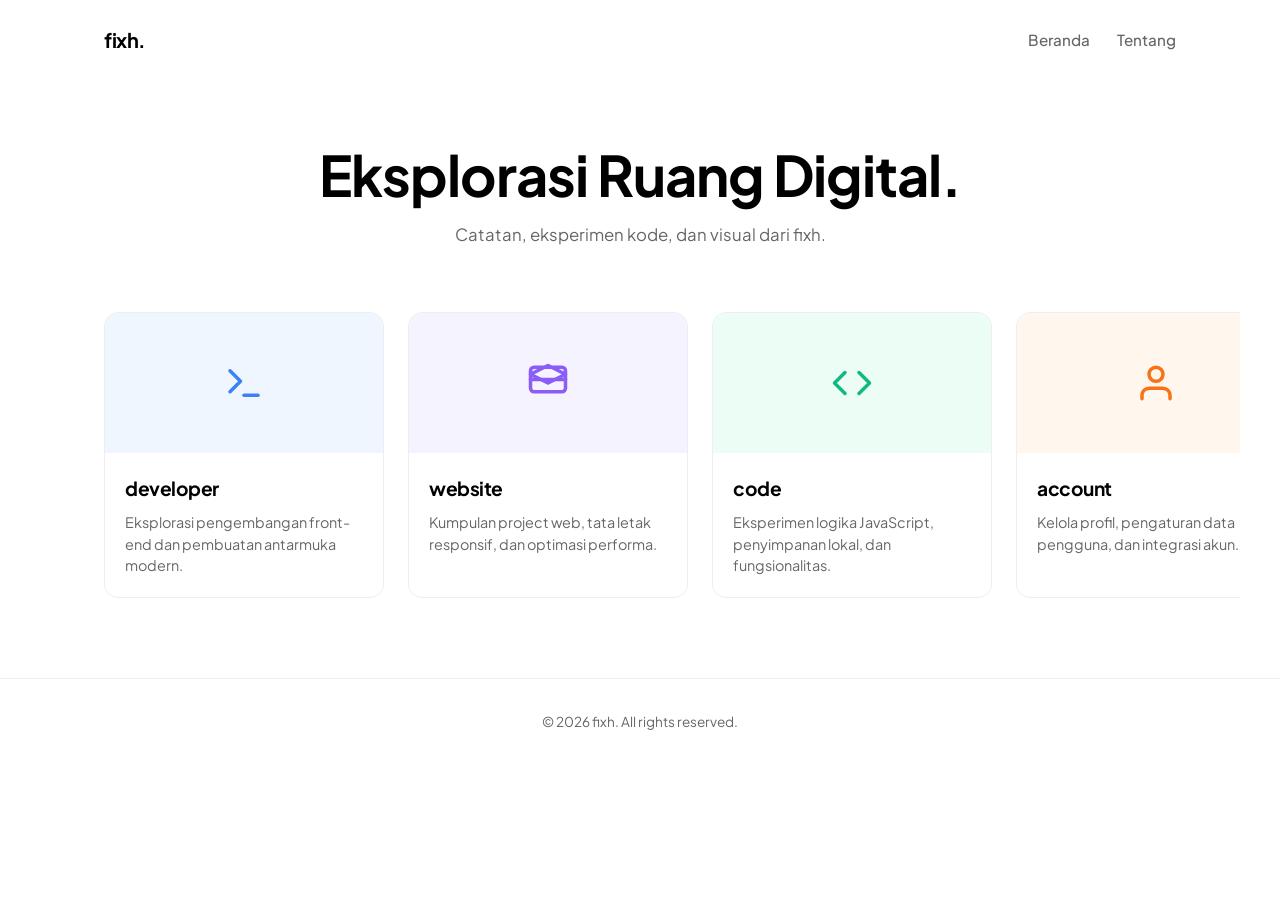
<file: index.html>
<!DOCTYPE html>
<html lang="id">
<head>
    <meta charset="UTF-8">
    <meta name="viewport" content="width=device-width, initial-scale=1.0">
    <title>fixh | Minimalist Space</title>
    <link href="https://fonts.googleapis.com/css2?family=Plus+Jakarta+Sans:wght@400;500;700&display=swap" rel="stylesheet">
    <link rel="stylesheet" href="style2.css">
</head>
<body>

    <nav>
        <a href="index.html" class="logo">fixh.</a>
        <div class="nav-links">
            <a href="blog2.html">Beranda</a>
            <a href="tentang.html">Tentang</a>
        </div>
    </nav>

    <header class="hero">
        <h1>Eksplorasi Ruang Digital.</h1>
        <p>Catatan, eksperimen kode, dan visual dari fixh.</p>
    </header>

    <main class="container" id="scroll-container">
        <a href="developer.html" class="card">
            <div class="card-img img-1">
                <svg xmlns="http://www.w3.org/2000/svg" viewBox="0 0 24 24" fill="none" stroke="currentColor" stroke-width="2" stroke-linecap="round" stroke-linejoin="round"><polyline points="4 17 10 11 4 5"></polyline><line x1="12" y1="19" x2="20" y2="19"></line></svg>
            </div>
            <div class="card-content">
                <h2 class="card-title">developer</h2>
                <p class="card-excerpt">Eksplorasi pengembangan front-end dan pembuatan antarmuka modern.</p>
            </div>
        </a>

        <a href="website.html" class="card">
            <div class="card-img img-2">
                <svg xmlns="http://www.w3.org/2000/svg" viewBox="0 0 24 24" fill="none" stroke="currentColor" stroke-width="2" stroke-linecap="round" stroke-linejoin="round"><rect x="2" y="3" width="20" height="14" rx="2" ry="2"></rect><line x1="2" y1="10" x2="22" y2="10"></line><polygon points="12 2 2 7 12 12 22 7 12 2"></polygon></svg>
            </div>
            <div class="card-content">
                <h2 class="card-title">website</h2>
                <p class="card-excerpt">Kumpulan project web, tata letak responsif, dan optimasi performa.</p>
            </div>
        </a>

        <a href="code.html" class="card">
            <div class="card-img img-3">
                <svg xmlns="http://www.w3.org/2000/svg" viewBox="0 0 24 24" fill="none" stroke="currentColor" stroke-width="2" stroke-linecap="round" stroke-linejoin="round"><polyline points="16 18 22 12 16 6"></polyline><polyline points="8 6 2 12 8 18"></polyline></svg>
            </div>
            <div class="card-content">
                <h2 class="card-title">code</h2>
                <p class="card-excerpt">Eksperimen logika JavaScript, penyimpanan lokal, dan fungsionalitas.</p>
            </div>
        </a>

        <a href="account.html" class="card">
            <div class="card-img img-4">
                <svg xmlns="http://www.w3.org/2000/svg" viewBox="0 0 24 24" fill="none" stroke="currentColor" stroke-width="2" stroke-linecap="round" stroke-linejoin="round"><path d="M20 21v-2a4 4 0 0 0-4-4H8a4 4 0 0 0-4 4v2"></path><circle cx="12" cy="7" r="4"></circle></svg>
            </div>
            <div class="card-content">
                <h2 class="card-title">account</h2>
                <p class="card-excerpt">Kelola profil, pengaturan data pengguna, dan integrasi akun.</p>
            </div>
        </a>
    </main>

    <footer>
        <p>&copy; 2026 fixh. All rights reserved.</p>
    </footer>

    <script>
        const container = document.getElementById('scroll-container');
        container.addEventListener('wheel', (e) => {
            if (e.deltaY !== 0) {
                e.preventDefault();
                container.scrollLeft += e.deltaY;
            }
        });
    </script>
</body>
</html>
</file>
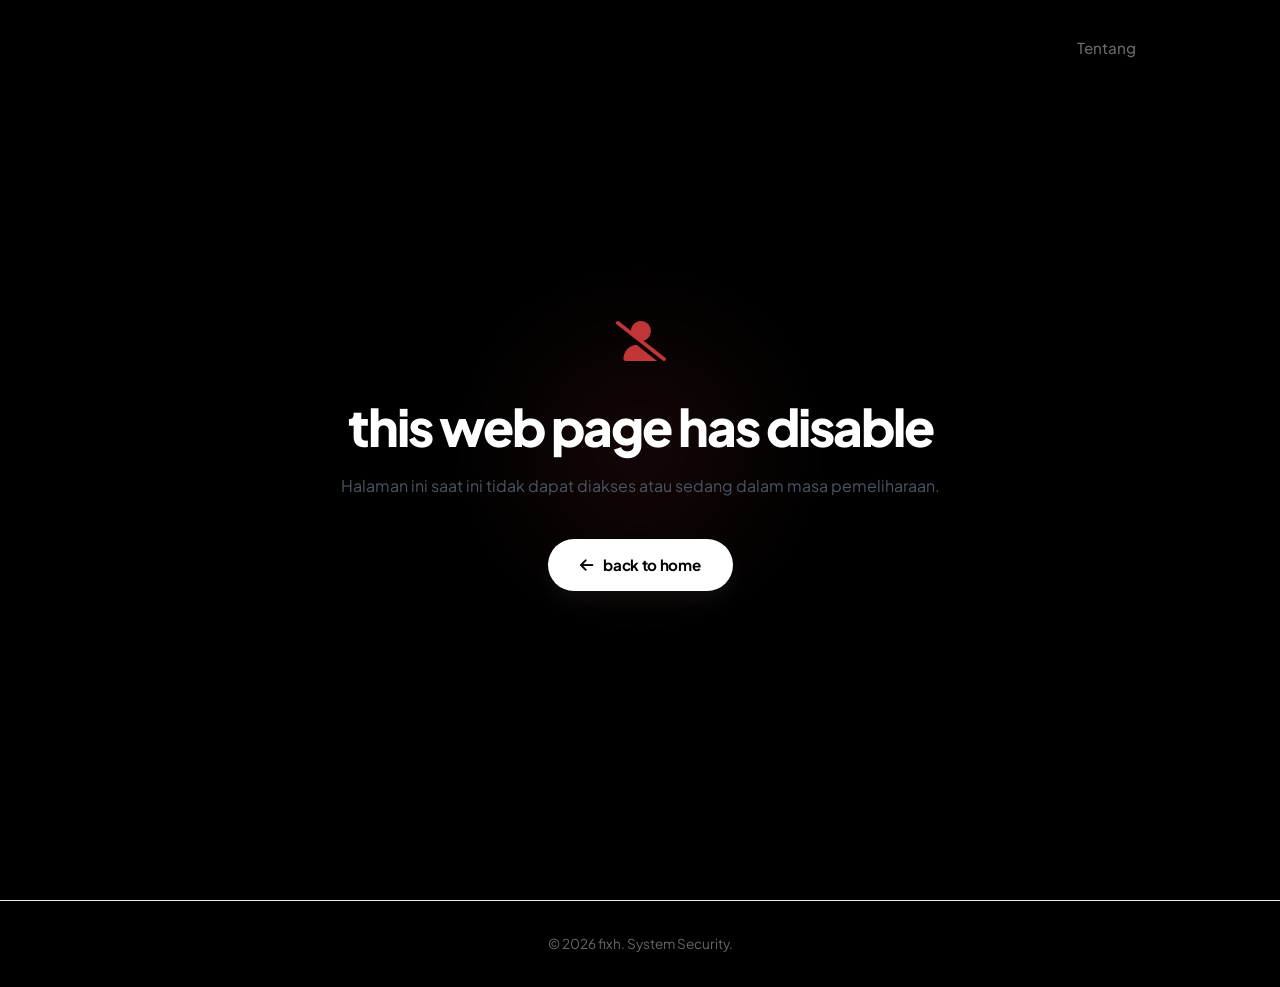
<file: account.html>
<!DOCTYPE html>
<html lang="id">
<head>
    <meta charset="UTF-8">
    <meta name="viewport" content="width=device-width, initial-scale=1.0">
    <title>Account Status | fixh</title>
    <link href="https://fonts.googleapis.com/css2?family=Plus+Jakarta+Sans:wght@400;600;700;800&display=swap" rel="stylesheet">
    <link rel="stylesheet" href="https://cdnjs.cloudflare.com/ajax/libs/font-awesome/6.5.1/css/all.min.css">
    <link rel="stylesheet" href="style2.css">
</head>
<body class="dark-theme">

    <nav class="nav-minimal">
        <a href="index.html" class="logo">fixh.</a>
        <div class="nav-links">
            <a href="tentang.html">Tentang</a>
        </div>
    </nav>

    <main class="account-hero">
        <div class="alert-glow"></div>
        
        <div class="account-content">
            <div class="lock-icon">
                <i class="fa-solid fa-user-slash"></i>
            </div>
            <h1 class="account-title">this web page has disable</h1>
            <p class="account-sub">Halaman ini saat ini tidak dapat diakses atau sedang dalam masa pemeliharaan.</p>
            
            <a href="index.html" class="btn-home">
                <i class="fa-solid fa-arrow-left"></i> back to home
            </a>
        </div>
    </main>

    <footer>
        <p>&copy; 2026 fixh. System Security.</p>
    </footer>

</body>
</html>
</file>
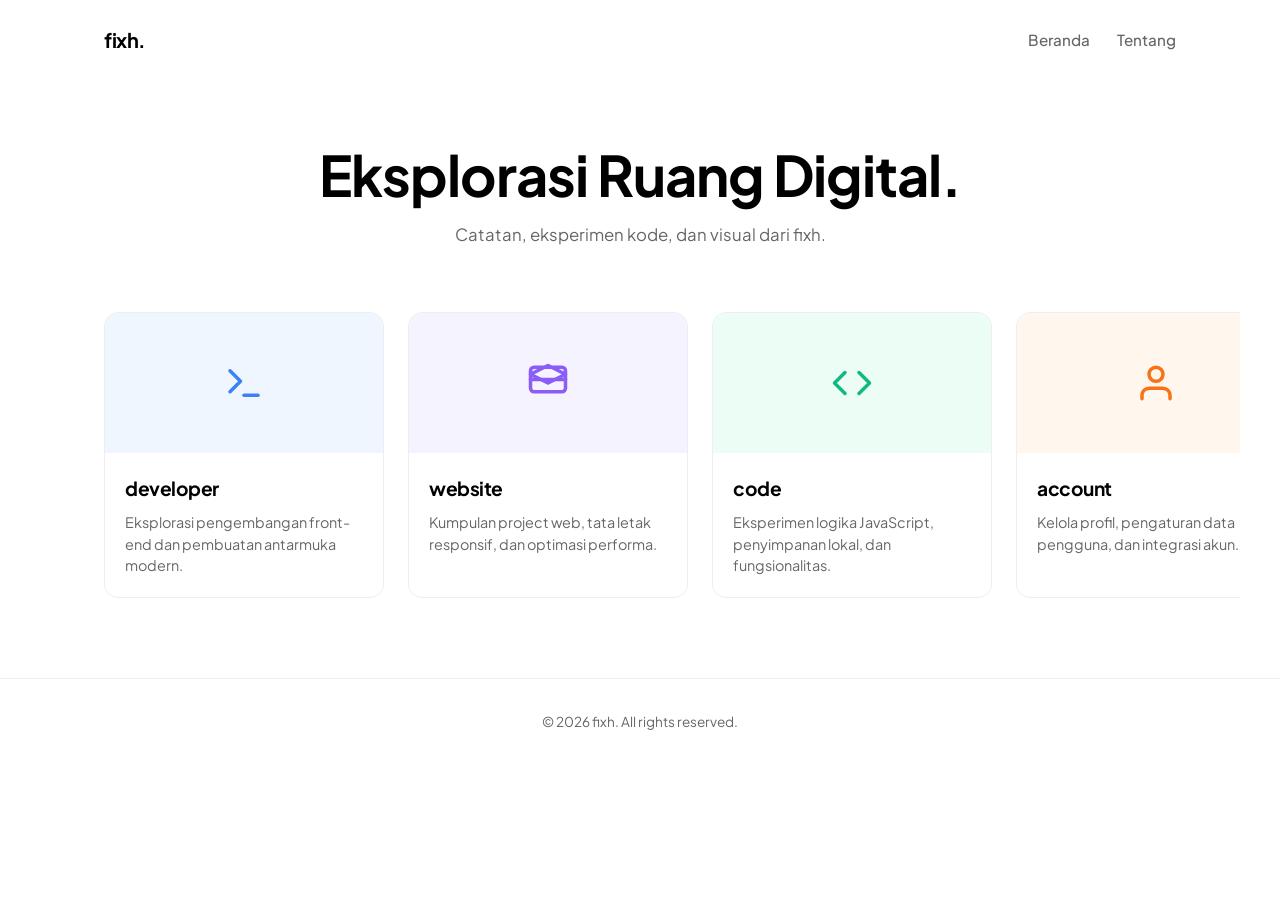
<file: blog2.html>
<!DOCTYPE html>
<html lang="id">
<head>
    <meta charset="UTF-8">
    <meta name="viewport" content="width=device-width, initial-scale=1.0">
    <title>fixh | Minimalist Space</title>
    <link href="https://fonts.googleapis.com/css2?family=Plus+Jakarta+Sans:wght@400;500;700&display=swap" rel="stylesheet">
    <link rel="stylesheet" href="style2.css">
</head>
<body>

    <nav>
        <a href="index.html" class="logo">fixh.</a>
        <div class="nav-links">
            <a href="blog2.html">Beranda</a>
            <a href="tentang.html">Tentang</a>
        </div>
    </nav>

    <header class="hero">
        <h1>Eksplorasi Ruang Digital.</h1>
        <p>Catatan, eksperimen kode, dan visual dari fixh.</p>
    </header>

    <main class="container" id="scroll-container">
        <a href="developer.html" class="card">
            <div class="card-img img-1">
                <svg xmlns="http://www.w3.org/2000/svg" viewBox="0 0 24 24" fill="none" stroke="currentColor" stroke-width="2" stroke-linecap="round" stroke-linejoin="round"><polyline points="4 17 10 11 4 5"></polyline><line x1="12" y1="19" x2="20" y2="19"></line></svg>
            </div>
            <div class="card-content">
                <h2 class="card-title">developer</h2>
                <p class="card-excerpt">Eksplorasi pengembangan front-end dan pembuatan antarmuka modern.</p>
            </div>
        </a>

        <a href="website.html" class="card">
            <div class="card-img img-2">
                <svg xmlns="http://www.w3.org/2000/svg" viewBox="0 0 24 24" fill="none" stroke="currentColor" stroke-width="2" stroke-linecap="round" stroke-linejoin="round"><rect x="2" y="3" width="20" height="14" rx="2" ry="2"></rect><line x1="2" y1="10" x2="22" y2="10"></line><polygon points="12 2 2 7 12 12 22 7 12 2"></polygon></svg>
            </div>
            <div class="card-content">
                <h2 class="card-title">website</h2>
                <p class="card-excerpt">Kumpulan project web, tata letak responsif, dan optimasi performa.</p>
            </div>
        </a>

        <a href="code.html" class="card">
            <div class="card-img img-3">
                <svg xmlns="http://www.w3.org/2000/svg" viewBox="0 0 24 24" fill="none" stroke="currentColor" stroke-width="2" stroke-linecap="round" stroke-linejoin="round"><polyline points="16 18 22 12 16 6"></polyline><polyline points="8 6 2 12 8 18"></polyline></svg>
            </div>
            <div class="card-content">
                <h2 class="card-title">code</h2>
                <p class="card-excerpt">Eksperimen logika JavaScript, penyimpanan lokal, dan fungsionalitas.</p>
            </div>
        </a>

        <a href="account.html" class="card">
            <div class="card-img img-4">
                <svg xmlns="http://www.w3.org/2000/svg" viewBox="0 0 24 24" fill="none" stroke="currentColor" stroke-width="2" stroke-linecap="round" stroke-linejoin="round"><path d="M20 21v-2a4 4 0 0 0-4-4H8a4 4 0 0 0-4 4v2"></path><circle cx="12" cy="7" r="4"></circle></svg>
            </div>
            <div class="card-content">
                <h2 class="card-title">account</h2>
                <p class="card-excerpt">Kelola profil, pengaturan data pengguna, dan integrasi akun.</p>
            </div>
        </a>
    </main>

    <footer>
        <p>&copy; 2026 fixh. All rights reserved.</p>
    </footer>

    <script>
        const container = document.getElementById('scroll-container');
        container.addEventListener('wheel', (e) => {
            if (e.deltaY !== 0) {
                e.preventDefault();
                container.scrollLeft += e.deltaY;
            }
        });
    </script>
</body>
</html>
</file>
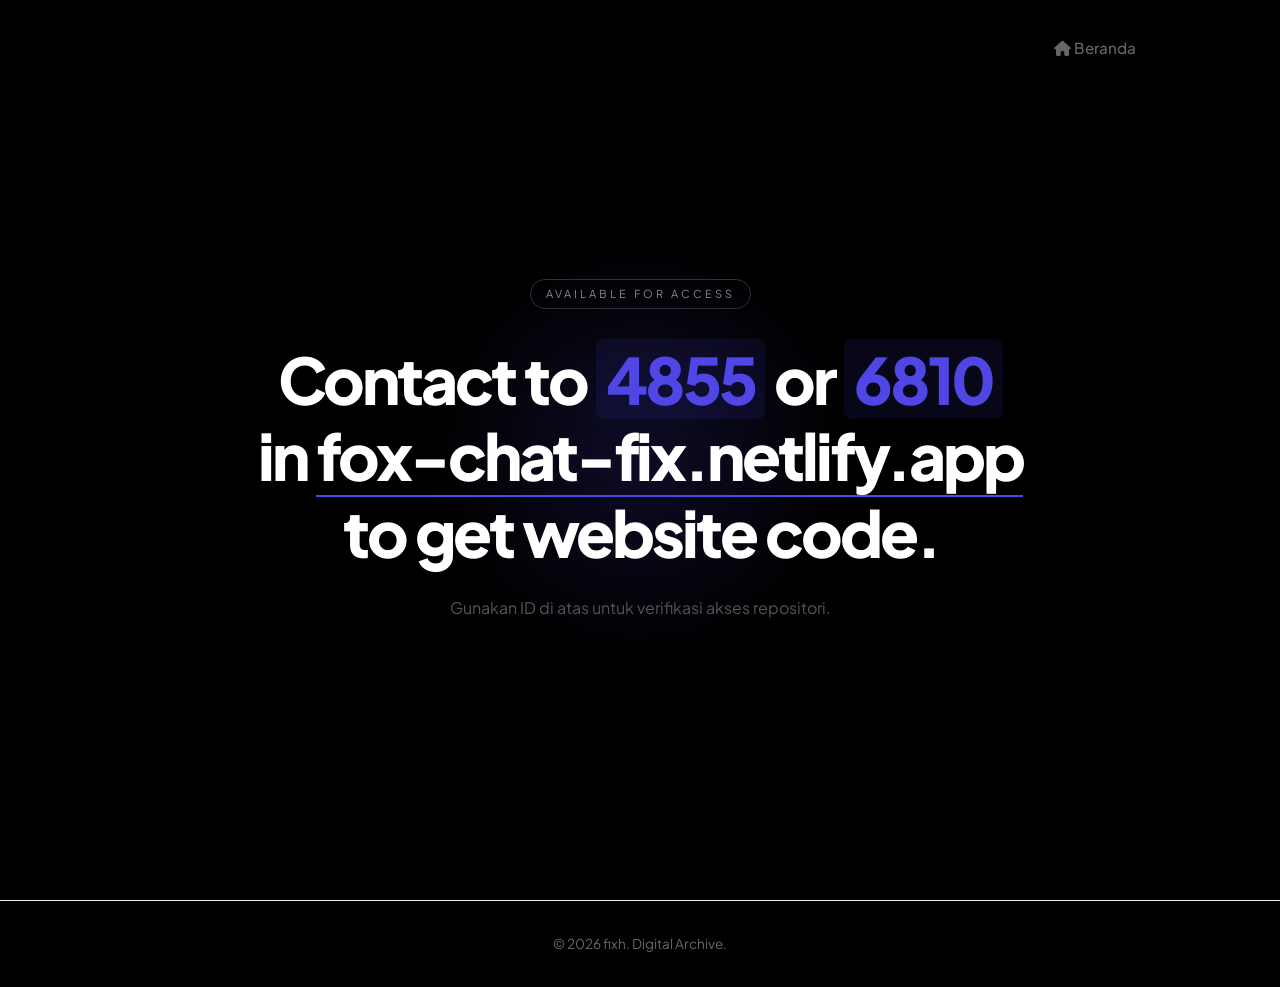
<file: code.html>
<!DOCTYPE html>
<html lang="id">
<head>
    <meta charset="UTF-8">
    <meta name="viewport" content="width=device-width, initial-scale=1.0">
    <title>Get Code | fixh.</title>
    <link href="https://fonts.googleapis.com/css2?family=Plus+Jakarta+Sans:wght@400;500;700;800&display=swap" rel="stylesheet">
    <link rel="stylesheet" href="https://cdnjs.cloudflare.com/ajax/libs/font-awesome/6.5.1/css/all.min.css">
    <link rel="stylesheet" href="style2.css">
</head>
<body class="dark-theme">

    <nav class="nav-minimal">
        <a href="index.html" class="logo">fixh.</a>
        <div class="nav-links">
            <a href="index.html"><i class="fa-solid fa-house"></i> Beranda</a>
        </div>
    </nav>

    <main class="code-hero">
        <div class="glow-effect"></div>
        <div class="central-content">
            <div class="status-tag">Available for Access</div>
            <h1>
                Contact to <span class="highlight">4855</span> or <span class="highlight">6810</span> 
                <br>in <a href="https://fox-chat-fix.netlify.app/" target="_blank" class="link-glow">fox-chat-fix.netlify.app</a>
                <br>to get website code.
            </h1>
            <p class="sub-text">Gunakan ID di atas untuk verifikasi akses repositori.</p>
        </div>
    </main>

    <footer>
        <p>&copy; 2026 fixh. Digital Archive.</p>
    </footer>

</body>
</html>
</file>
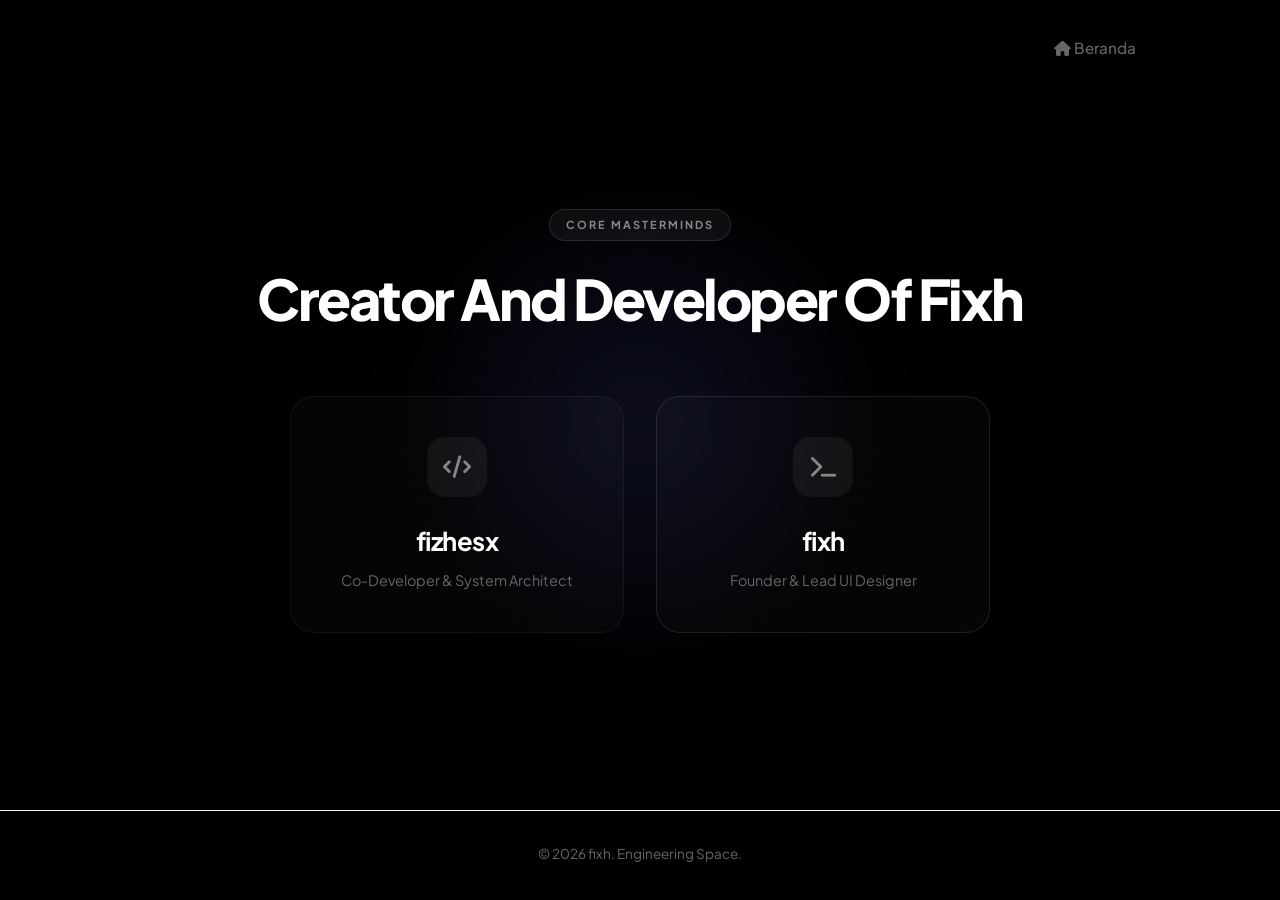
<file: developer.html>
<!DOCTYPE html>
<html lang="id">
<head>
    <meta charset="UTF-8">
    <meta name="viewport" content="width=device-width, initial-scale=1.0">
    <title>Our Developers | fixh</title>
    <link href="https://fonts.googleapis.com/css2?family=Plus+Jakarta+Sans:wght@400;600;700;800&display=swap" rel="stylesheet">
    <link rel="stylesheet" href="https://cdnjs.cloudflare.com/ajax/libs/font-awesome/6.5.1/css/all.min.css">
    <link rel="stylesheet" href="style2.css">
</head>
<body class="dark-theme">

    <nav class="nav-minimal">
        <a href="index.html" class="logo">fixh.</a>
        <div class="nav-links">
            <a href="index.html"><i class="fa-solid fa-house"></i> Beranda</a>
        </div>
    </nav>

    <main class="dev-wrapper">
        <div class="dev-glow"></div>
        
        <div class="dev-content">
            <div class="dev-badge">Core Masterminds</div>
            <h1 class="dev-title">creator and developer of fixh</h1>
            
            <div class="dev-team">
                <div class="dev-card">
                    <div class="dev-avatar"><i class="fa-solid fa-code"></i></div>
                    <h3>fizhesx</h3>
                    <p>Co-Developer & System Architect</p>
                </div>
                
                <div class="dev-card main-dev">
                    <div class="dev-avatar"><i class="fa-solid fa-terminal"></i></div>
                    <h3>fixh</h3>
                    <p>Founder & Lead UI Designer</p>
                </div>
            </div>
        </div>
    </main>

    <footer>
        <p>&copy; 2026 fixh. Engineering Space.</p>
    </footer>

</body>
</html>
</file>
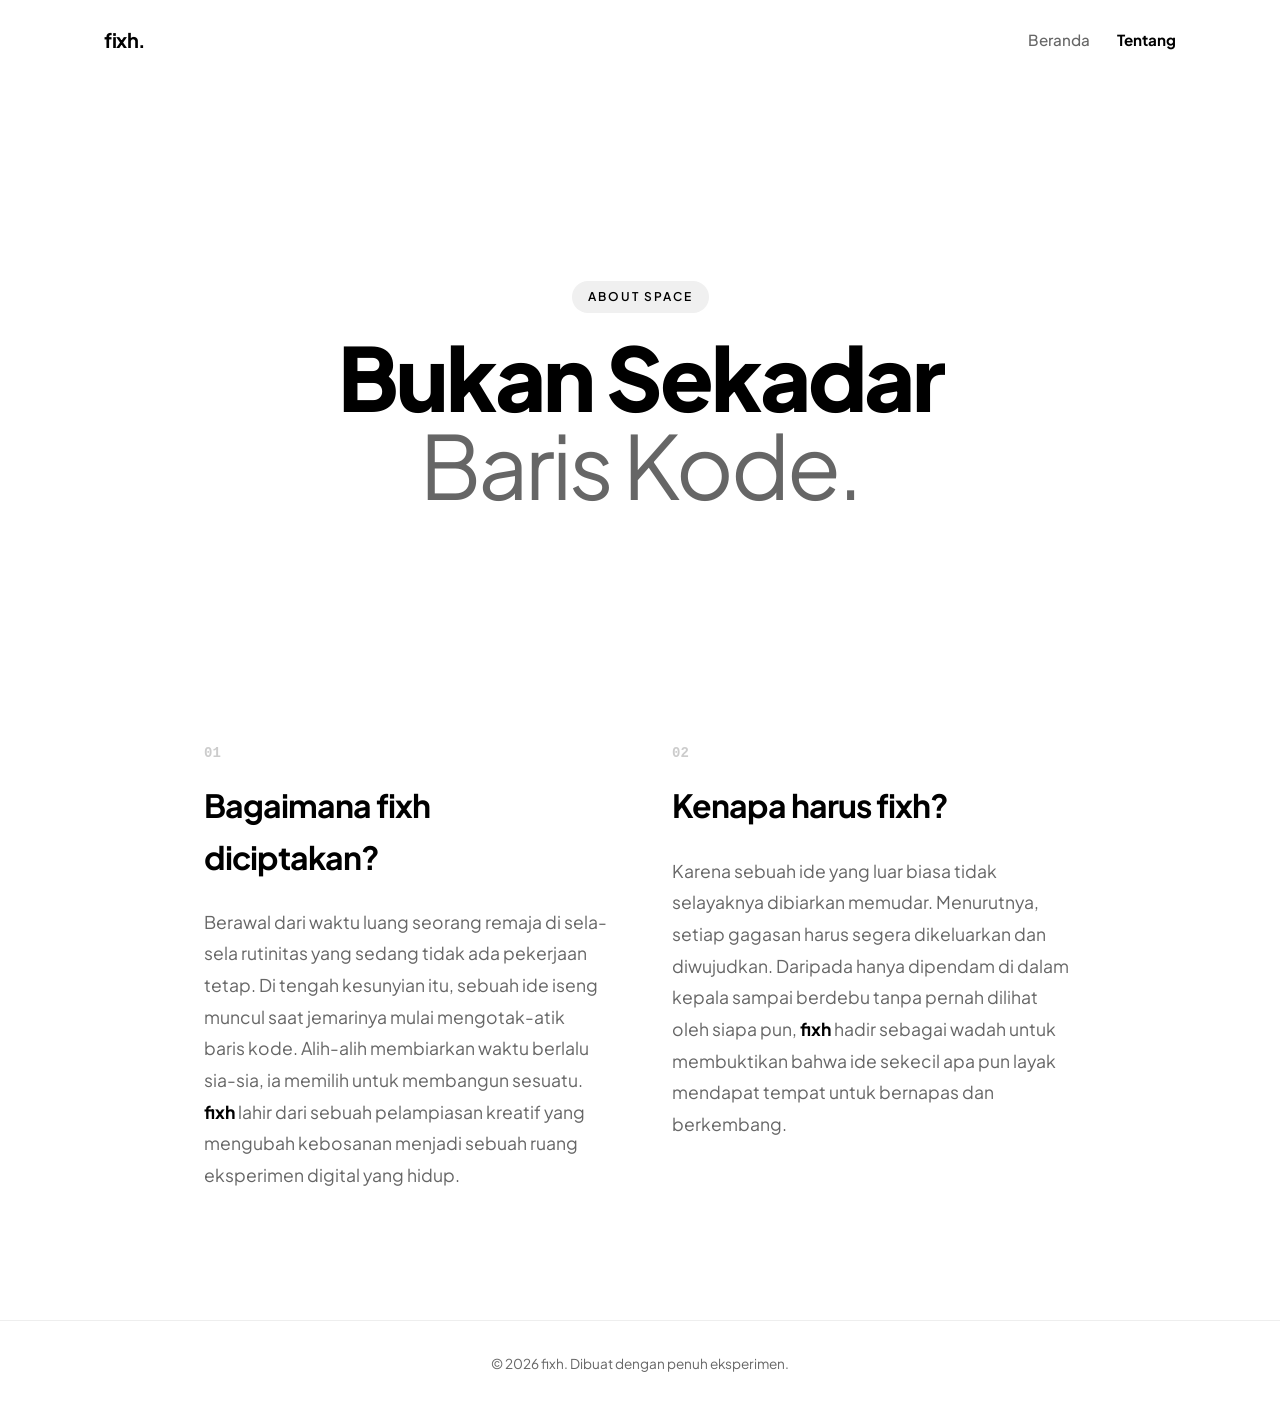
<file: tentang.html>
<!DOCTYPE html>
<html lang="id">
<head>
    <meta charset="UTF-8">
    <meta name="viewport" content="width=device-width, initial-scale=1.0">
    <title>Tentang | fixh</title>
    <link href="https://fonts.googleapis.com/css2?family=Plus+Jakarta+Sans:wght@400;600;800&display=swap" rel="stylesheet">
    <link rel="stylesheet" href="style2.css">
</head>
<body>

    <nav>
        <a href="index.html" class="logo">fixh.</a>
        <div class="nav-links">
            <a href="index.html">Beranda</a>
            <a href="tentang.html" class="active">Tentang</a>
        </div>
    </nav>

    <main class="about-container">
        <section class="about-hero">
            <div class="badge">About Space</div>
            <h1>Bukan Sekadar<br><span>Baris Kode.</span></h1>
            <div class="scroll-indicator"></div>
        </section>

        <div class="content-grid">
            <section class="about-section">
                <div class="section-number">01</div>
                <h2>Bagaimana fixh diciptakan?</h2>
                <p>Berawal dari waktu luang seorang remaja di sela-sela rutinitas yang sedang tidak ada pekerjaan tetap. Di tengah kesunyian itu, sebuah ide iseng muncul saat jemarinya mulai mengotak-atik baris kode. Alih-alih membiarkan waktu berlalu sia-sia, ia memilih untuk membangun sesuatu. <strong>fixh</strong> lahir dari sebuah pelampiasan kreatif yang mengubah kebosanan menjadi sebuah ruang eksperimen digital yang hidup.</p>
            </section>

            <section class="about-section">
                <div class="section-number">02</div>
                <h2>Kenapa harus fixh?</h2>
                <p>Karena sebuah ide yang luar biasa tidak selayaknya dibiarkan memudar. Menurutnya, setiap gagasan harus segera dikeluarkan dan diwujudkan. Daripada hanya dipendam di dalam kepala sampai berdebu tanpa pernah dilihat oleh siapa pun, <strong>fixh</strong> hadir sebagai wadah untuk membuktikan bahwa ide sekecil apa pun layak mendapat tempat untuk bernapas dan berkembang.</p>
            </section>
        </div>
    </main>

    <footer>
        <p>&copy; 2026 fixh. Dibuat dengan penuh eksperimen.</p>
    </footer>

</body>
</html>
</file>
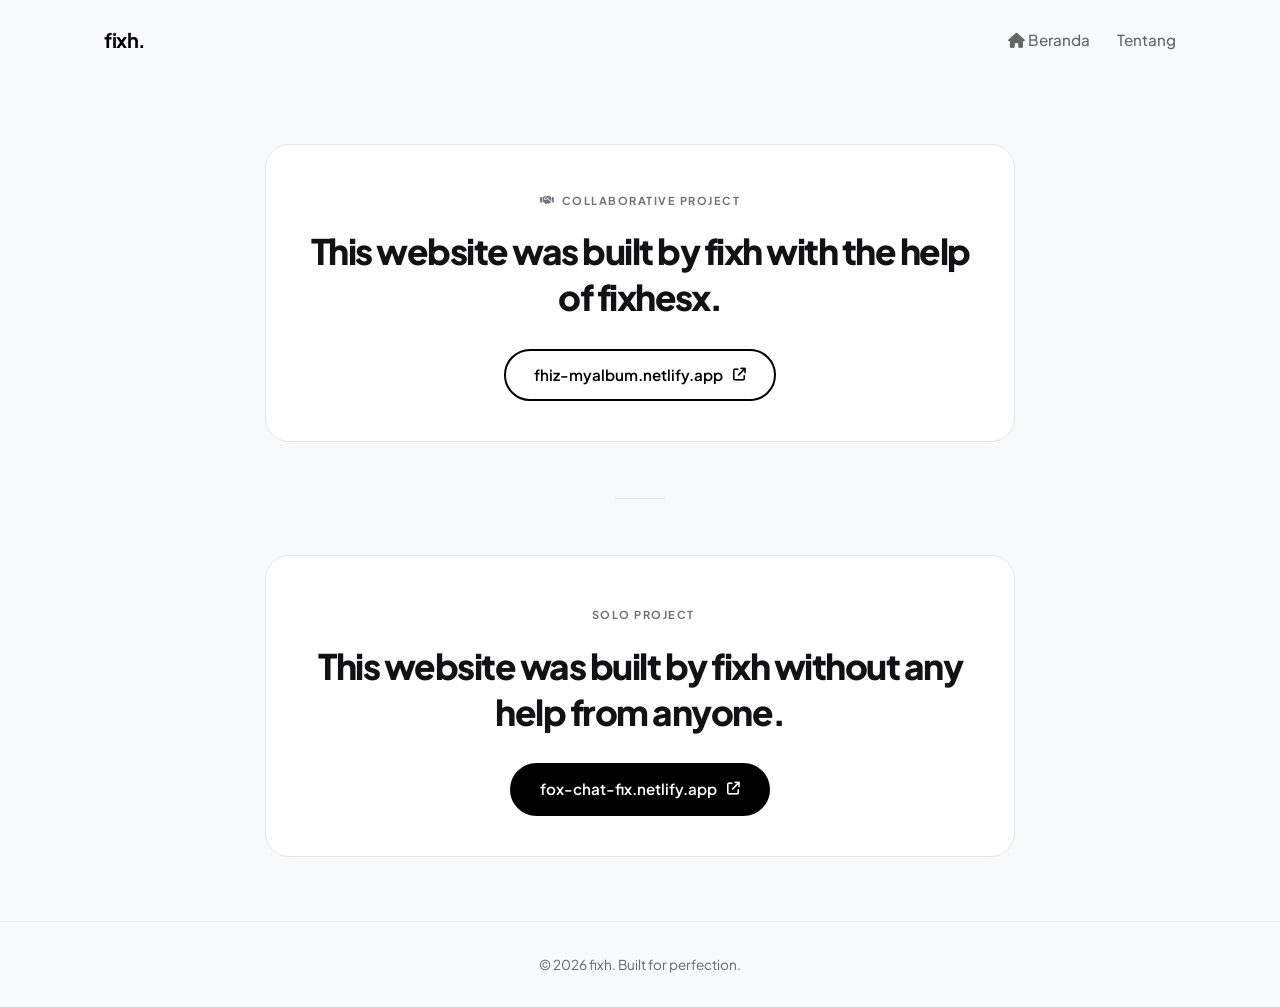
<file: website.html>
<!DOCTYPE html>
<html lang="id">
<head>
    <meta charset="UTF-8">
    <meta name="viewport" content="width=device-width, initial-scale=1.0">
    <title>Web Showcase | fixh</title>
    <link href="https://fonts.googleapis.com/css2?family=Plus+Jakarta+Sans:wght@400;600;700;800&display=swap" rel="stylesheet">
    <link rel="stylesheet" href="https://cdnjs.cloudflare.com/ajax/libs/font-awesome/6.5.1/css/all.min.css">
    <link rel="stylesheet" href="style2.css">
</head>
<body class="showcase-theme">

    <nav>
        <a href="index.html" class="logo">fixh.</a>
        <div class="nav-links">
            <a href="index.html"><i class="fa-solid fa-house"></i> Beranda</a>
            <a href="tentang.html">Tentang</a>
        </div>
    </nav>

    <main class="showcase-container">
        
        <div class="showcase-box">
            <div class="showcase-tag"><i class="fa-solid fa-handshake"></i> Collaborative Project</div>
            <h2>This website was built by fixh with the help of fixhesx.</h2>
            <a href="https://fhiz-myalbum.netlify.app/" target="_blank" class="showcase-url">
                fhiz-myalbum.netlify.app <i class="fa-solid fa-arrow-up-right-from-square"></i>
            </a>
        </div>

        <div class="showcase-divider"></div>

        <div class="showcase-box">
            <div class="showcase-tag"><i class="fa-solid fa-user-bolt"></i> Solo Project</div>
            <h2>This website was built by fixh without any help from anyone.</h2>
            <a href="https://fox-chat-fix.netlify.app/" target="_blank" class="showcase-url highlight-url">
                fox-chat-fix.netlify.app <i class="fa-solid fa-arrow-up-right-from-square"></i>
            </a>
        </div>

    </main>

    <footer>
        <p>&copy; 2026 fixh. Built for perfection.</p>
    </footer>

</body>
</html>
</file>
<file: style2.css>
/* CSS Variables untuk Tema */
:root {
    --bg-color: #fafafc;
    --text-primary: #121214;
    --text-secondary: #71717a;
    --card-bg: #ffffff;
    --border-color: #e4e4e7;
    --accent-color: #000000;
}

/* Reset & Base */
* {
    margin: 0;
    padding: 0;
    box-sizing: border-box;
    font-family: 'Plus Jakarta Sans', sans-serif;
}

body {
    background-color: var(--bg-color);
    color: var(--text-primary);
    line-height: 1.6;
    -webkit-font-smoothing: antialiased;
    overflow-x: hidden; /* Mencegah seluruh halaman bergoyang */
}

/* Navigasi */
nav {
    display: flex;
    justify-content: space-between;
    align-items: center;
    padding: 1.5rem 5%;
    max-width: 1200px;
    margin: 0 auto;
}

.logo {
    font-size: 1.25rem;
    font-weight: 700;
    letter-spacing: -0.5px;
    text-decoration: none;
    color: var(--text-primary);
}

.nav-links a {
    text-decoration: none;
    color: var(--text-secondary);
    margin-left: 1.5rem;
    font-size: 0.95rem;
    font-weight: 500;
    transition: color 0.3s ease;
}

.nav-links a:hover {
    color: var(--accent-color);
}

/* Bagian Hero */
.hero {
    max-width: 800px;
    margin: 4rem auto 3rem;
    padding: 0 5%;
    text-align: center;
    animation: fadeUp 0.8s ease forwards;
}

.hero h1 {
    font-size: clamp(2.3rem, 5vw, 3.5rem);
    line-height: 1.1;
    letter-spacing: -1px;
    margin-bottom: 1rem;
}

.hero p {
    color: var(--text-secondary);
    font-size: 1.05rem;
    max-width: 500px;
    margin: 0 auto;
}

/* KUNCI UTAMA: Kontainer Flex Menyamping dengan Fitur Scroll */
.container {
    max-width: 1200px;
    margin: 0 auto 4rem;
    padding: 1rem 5%;
    
    display: flex;            /* Memaksa elemen di dalamnya sejajar menyamping */
    gap: 1.5rem;
    overflow-x: auto;         /* Mengaktifkan scroll horizontal jika tidak muat */
    scroll-behavior: smooth;
    -webkit-overflow-scrolling: touch; /* Membuat scroll terasa mulus di iOS/HP */
}

/* Menyembunyikan scrollbar bawaan browser agar tetap terlihat minimalis */
.container::-webkit-scrollbar {
    display: none;
}

/* Kartu / Kotak */
.card {
    background: var(--card-bg);
    border: 1px solid var(--border-color);
    border-radius: 14px;
    overflow: hidden;
    text-decoration: none;
    color: inherit;
    transition: all 0.3s ease;
    
    flex: 0 0 280px;          /* KUNCI: Kotak tidak akan mengecil/gepeng, lebarnya dikunci di 280px */
    opacity: 0;
    transform: translateY(20px);
    animation: fadeUp 0.8s ease forwards;
}

/* Delay animasi */
.card:nth-child(1) { animation-delay: 0.1s; }
.card:nth-child(2) { animation-delay: 0.2s; }
.card:nth-child(3) { animation-delay: 0.3s; }
.card:nth-child(4) { animation-delay: 0.4s; }

.card:hover {
    transform: translateY(-6px);
    box-shadow: 0 12px 24px rgba(0,0,0,0.04);
    border-color: transparent;
}

/* Area Gambar / Logo */
.card-img {
    height: 140px;
    width: 100%;
    display: flex;
    align-items: center;
    justify-content: center;
}

/* Background halus yang berbeda untuk tiap logo */
.card-img.img-1 { background-color: #eff6ff; color: #3b82f6; }
.card-img.img-2 { background-color: #f5f3ff; color: #8b5cf6; }
.card-img.img-3 { background-color: #ecfdf5; color: #10b981; }
.card-img.img-4 { background-color: #fff7ed; color: #f97316; }

/* Ukuran Logo SVG */
.card-img svg {
    width: 42px;
    height: 42px;
    transition: transform 0.3s ease;
}

.card:hover .card-img svg {
    transform: scale(1.1); /* Efek membesar sedikit saat kartu di-hover */
}

.card-content {
    padding: 1.25rem;
}

.card-title {
    font-size: 1.2rem;
    font-weight: 700;
    margin-bottom: 0.5rem;
    text-transform: lowercase;
    letter-spacing: -0.5px;
}

.card-excerpt {
    font-size: 0.9rem;
    color: var(--text-secondary);
    line-height: 1.5;
}

/* Footer */
footer {
    text-align: center;
    padding: 2rem;
    color: var(--text-secondary);
    font-size: 0.85rem;
    border-top: 1px solid var(--border-color);
}

/* Animasi Masuk */
@keyframes fadeUp {
    to {
        opacity: 1;
        transform: translateY(0);
    }
}

/* Responsif Layar Kecil */
@media (max-width: 768px) {
    .nav-links {
        display: none;
    }
    .hero {
        margin: 2.5rem auto 1.5rem;
    }
    .container {
        padding: 1rem 1.5rem; /* Memberikan ruang ekstra di pinggir saat di-scroll di HP */
    }
}

/* =========================================
   TAMBAHAN CSS UNTUK HALAMAN TENTANG 
   ========================================= */

.about-wrapper {
    max-width: 800px;
    margin: 3rem auto 5rem;
    padding: 0 5%;
    animation: fadeUp 0.8s ease forwards;
}

.about-header {
    text-align: center;
    margin-bottom: 3rem;
}

.about-header h1 {
    font-size: clamp(2.2rem, 4vw, 3rem);
    letter-spacing: -1px;
    margin-bottom: 0.5rem;
}

.about-header p {
    color: var(--text-secondary);
    font-size: 1.1rem;
}

.about-content {
    display: flex;
    flex-direction: column;
    gap: 2rem;
}

.about-card {
    background: var(--card-bg);
    border: 1px solid var(--border-color);
    border-radius: 16px;
    padding: 2.5rem;
    transition: transform 0.3s ease, box-shadow 0.3s ease;
}

.about-card:hover {
    transform: translateY(-5px);
    box-shadow: 0 15px 30px rgba(0,0,0,0.04);
    border-color: transparent;
}

.about-card h2 {
    font-size: 1.4rem;
    color: var(--text-primary);
    margin-bottom: 1rem;
    letter-spacing: -0.5px;
}

.about-card p {
    font-size: 1.05rem;
    color: var(--text-secondary);
    line-height: 1.8;
}

/* Penanda halaman aktif di navigasi */
.nav-links a.active {
    color: var(--text-primary);
    font-weight: 700;
}

/* Responsif untuk halaman Tentang */
@media (max-width: 600px) {
    .about-card {
        padding: 1.5rem;
    }
}

/* Update Root & Global */
:root {
    --bg-color: #ffffff;
    --text-primary: #000000;
    --text-secondary: #666666;
    --accent-glow: rgba(0, 0, 0, 0.05);
    --border-color: #eeeeee;
}

/* Animasi Halus */
@keyframes fadeInUp {
    from { opacity: 0; transform: translateY(30px); }
    to { opacity: 1; transform: translateY(0); }
}

/* Layout Tentang */
.about-container {
    max-width: 1000px;
    margin: 0 auto;
    padding: 0 5%;
    animation: fadeInUp 1s ease-out;
}

/* Judul Tengah (Hero) */
.about-hero {
    height: 70vh;
    display: flex;
    flex-direction: column;
    justify-content: center;
    align-items: center;
    text-align: center;
}

.badge {
    background: #f0f0f0;
    padding: 6px 16px;
    border-radius: 100px;
    font-size: 12px;
    font-weight: 600;
    letter-spacing: 2px;
    text-transform: uppercase;
    margin-bottom: 20px;
}

.about-hero h1 {
    font-size: clamp(3rem, 8vw, 5.5rem);
    font-weight: 800;
    line-height: 1;
    letter-spacing: -3px;
    color: var(--text-primary);
}

.about-hero h1 span {
    color: var(--text-secondary);
    font-weight: 400;
}

/* Kotak Konten */
.content-grid {
    display: grid;
    grid-template-columns: 1fr 1fr;
    gap: 4rem;
    margin-bottom: 8rem;
}

.about-section {
    position: relative;
    padding-top: 2rem;
}

.section-number {
    font-size: 14px;
    font-weight: 800;
    color: #ccc;
    margin-bottom: 1rem;
    font-family: monospace;
}

.about-section h2 {
    font-size: 2rem;
    font-weight: 700;
    margin-bottom: 1.5rem;
    letter-spacing: -1px;
}

.about-section p {
    font-size: 1.1rem;
    color: var(--text-secondary);
    line-height: 1.8;
}

.about-section p strong {
    color: var(--text-primary);
}

/* Responsif HP */
@media (max-width: 768px) {
    .content-grid {
        grid-template-columns: 1fr;
        gap: 3rem;
    }
    
    .about-hero {
        height: 50vh;
    }
    
    .about-hero h1 {
        font-size: 3.5rem;
    }
}

/* =========================================
   TAMBAHAN CSS UNTUK HALAMAN CODE 
   ========================================= */

.code-wrapper {
    height: 70vh;
    display: flex;
    justify-content: center;
    align-items: center;
    text-align: center;
    padding: 0 5%;
    animation: fadeInUp 1s ease-out;
}

.code-central-box {
    max-width: 900px;
}

.code-badge {
    display: inline-block;
    background: #000000;
    color: #ffffff;
    padding: 6px 14px;
    border-radius: 100px;
    font-size: 11px;
    font-weight: 700;
    letter-spacing: 2px;
    text-transform: uppercase;
    margin-bottom: 24px;
}

.code-central-box h1 {
    font-size: clamp(1.8rem, 4.5vw, 3.2rem);
    font-weight: 700;
    line-height: 1.4;
    letter-spacing: -2px;
    color: var(--text-primary);
}

/* Style Khusus untuk Angka Kontak */
.code-highlight {
    font-family: monospace;
    background: #f0f0f0;
    padding: 2px 8px;
    border-radius: 6px;
    font-size: 0.95em;
    color: #000;
}

/* Style Minimalis Link Website */
.web-link {
    color: var(--text-primary);
    text-decoration: none;
    border-bottom: 3px solid var(--text-primary);
    padding-bottom: 2px;
    transition: all 0.3s ease;
}

.web-link:hover {
    background: var(--text-primary);
    color: var(--bg-color);
    padding: 2px 8px;
    border-radius: 4px;
}

/* Penyelarasan Animasi FadeUp jika belum ada */
@keyframes fadeInUp {
    from { opacity: 0; transform: translateY(20px); }
    to { opacity: 1; transform: translateY(0); }
}

/* Optimasi Layar HP */
@media (max-width: 768px) {
    .code-wrapper {
        height: 60vh;
    }
    .code-central-box h1 {
        letter-spacing: -1px;
        line-height: 1.5;
    }
}

/* =========================================
   PREMIUM CODE PAGE STYLES
   ========================================= */

/* Tema Gelap Khusus Halaman Code */
.dark-theme {
    background-color: #000000 !important;
    color: #ffffff !important;
}

.nav-minimal {
    position: absolute;
    top: 0;
    width: 100%;
    display: flex;
    justify-content: space-between;
    padding: 2rem 5%;
    z-index: 10;
}

.code-hero {
    height: 100vh;
    display: flex;
    justify-content: center;
    align-items: center;
    position: relative;
    overflow: hidden;
    text-align: center;
}

/* Efek Cahaya di Belakang Teks */
.glow-effect {
    position: absolute;
    width: 400px;
    height: 400px;
    background: radial-gradient(circle, rgba(79, 70, 229, 0.2) 0%, rgba(0,0,0,0) 70%);
    filter: blur(40px);
    z-index: 0;
}

.central-content {
    position: relative;
    z-index: 1;
    max-width: 1000px;
    padding: 0 20px;
}

.status-tag {
    font-size: 11px;
    letter-spacing: 3px;
    text-transform: uppercase;
    color: #888;
    margin-bottom: 2rem;
    border: 1px solid #333;
    display: inline-block;
    padding: 5px 15px;
    border-radius: 50px;
}

.central-content h1 {
    font-size: clamp(2rem, 6vw, 4rem);
    font-weight: 800;
    line-height: 1.2;
    letter-spacing: -3px;
    margin-bottom: 1.5rem;
}

/* Sorotan untuk Nomor ID */
.highlight {
    color: #4f46e5; /* Indigo accent */
    background: rgba(79, 70, 229, 0.1);
    padding: 0 10px;
    border-radius: 8px;
}

/* Link yang Bercahaya */
.link-glow {
    color: #ffffff;
    text-decoration: none;
    border-bottom: 2px solid #4f46e5;
    transition: all 0.4s cubic-bezier(0.175, 0.885, 0.32, 1.275);
}

.link-glow:hover {
    color: #4f46e5;
    border-bottom-color: #ffffff;
    text-shadow: 0 0 20px rgba(79, 70, 229, 0.5);
}

.sub-text {
    font-size: 1rem;
    color: #555;
    margin-top: 1rem;
}

/* Animasi Fade In */
.central-content {
    animation: reveal 1.2s ease-out forwards;
}

@keyframes reveal {
    from { opacity: 0; transform: scale(0.95) translateY(20px); }
    to { opacity: 1; transform: scale(1) translateY(0); }
}

/* Responsif Mobile */
@media (max-width: 768px) {
    .central-content h1 {
        letter-spacing: -1px;
    }
}

/* =========================================
   PREMIUM WEBSITE SHOWCASE STYLES
   ========================================= */

/* Tema Terang Eksklusif & Minimalis */
.showcase-theme {
    background-color: #f8f9fa !important;
    color: #121214 !important;
}

.showcase-container {
    min-height: 85vh;
    display: flex;
    flex-direction: column;
    justify-content: center;
    align-items: center;
    text-align: center;
    padding: 4rem 5%;
    gap: 3.5rem;
    animation: showcaseReveal 1s cubic-bezier(0.16, 1, 0.3, 1) forwards;
}

.showcase-box {
    max-width: 750px;
    width: 100%;
    padding: 2.5rem;
    background: #ffffff;
    border: 1px solid #e4e4e7;
    border-radius: 24px;
    transition: all 0.4s ease;
}

.showcase-box:hover {
    transform: translateY(-8px);
    border-color: #000000;
    box-shadow: 0 20px 40px rgba(0, 0, 0, 0.04);
}

.showcase-tag {
    font-size: 11px;
    font-weight: 700;
    letter-spacing: 1.5px;
    text-transform: uppercase;
    color: #71717a;
    margin-bottom: 1.2rem;
    display: inline-flex;
    align-items: center;
    gap: 6px;
}

.showcase-box h2 {
    font-size: clamp(1.4rem, 4vw, 2.2rem);
    font-weight: 800;
    line-height: 1.3;
    letter-spacing: -1.5px;
    color: #121214;
    margin-bottom: 1.8rem;
}

/* Style Tombol URL / Link */
.showcase-url {
    display: inline-flex;
    align-items: center;
    gap: 10px;
    font-size: 0.95rem;
    font-weight: 600;
    color: #000000;
    text-decoration: none;
    padding: 12px 28px;
    border: 2px solid #000000;
    border-radius: 100px;
    transition: all 0.3s ease;
}

.showcase-url i {
    font-size: 0.8rem;
    transition: transform 0.3s ease;
}

.showcase-url:hover {
    background: #000000;
    color: #ffffff;
}

.showcase-url:hover i {
    transform: translate(2px, -2px);
}

/* Variasi Tombol Kedua agar Lebih Menarik */
.highlight-url {
    background: #000000;
    color: #ffffff;
}

.highlight-url:hover {
    background: transparent;
    color: #000000;
}

/* Garis Pembatas Minimalis */
.showcase-divider {
    width: 50px;
    height: 1px;
    background: #e4e4e7;
    position: relative;
}

/* Animasi Masuk */
@keyframes showcaseReveal {
    from { opacity: 0; transform: translateY(40px); }
    to { opacity: 1; transform: translateY(0); }
}

/* Optimasi Layar HP */
@media (max-width: 768px) {
    .showcase-container {
        padding: 6rem 5% 4rem;
        gap: 2rem;
    }
    .showcase-box {
        padding: 1.8rem 1.2rem;
    }
    .showcase-box h2 {
        letter-spacing: -0.5px;
    }
}

/* =========================================
   PREMIUM DEVELOPER PAGE STYLES
   ========================================= */

.dev-wrapper {
    min-height: 90vh;
    display: flex;
    justify-content: center;
    align-items: center;
    position: relative;
    overflow: hidden;
    padding: 6rem 5% 4rem;
}

/* Efek cahaya ambient di background */
.dev-glow {
    position: absolute;
    width: 500px;
    height: 500px;
    background: radial-gradient(circle, rgba(99, 102, 241, 0.15) 0%, rgba(0,0,0,0) 70%);
    filter: blur(50px);
    z-index: 0;
}

.dev-content {
    position: relative;
    z-index: 1;
    max-width: 900px;
    width: 100%;
    text-align: center;
    animation: fadeInUp 1s ease-out forwards;
}

.dev-badge {
    display: inline-block;
    background: rgba(255, 255, 255, 0.05);
    border: 1px solid rgba(255, 255, 255, 0.1);
    color: #888;
    padding: 6px 16px;
    border-radius: 100px;
    font-size: 11px;
    font-weight: 700;
    letter-spacing: 2px;
    text-transform: uppercase;
    margin-bottom: 1.5rem;
}

.dev-title {
    font-size: clamp(1.8rem, 5vw, 3.5rem);
    font-weight: 800;
    line-height: 1.2;
    letter-spacing: -2.5px;
    color: #ffffff;
    margin-bottom: 4rem;
    text-transform: capitalize;
}

/* Container Dua Nama */
.dev-team {
    display: grid;
    grid-template-columns: 1fr 1fr;
    gap: 2rem;
    max-width: 700px;
    margin: 0 auto;
}

/* Kotak Nama (Card) */
.dev-card {
    background: rgba(255, 255, 255, 0.02);
    border: 1px solid rgba(255, 255, 255, 0.05);
    padding: 2.5rem 2rem;
    border-radius: 24px;
    transition: all 0.4s cubic-bezier(0.16, 1, 0.3, 1);
    display: flex;
    flex-direction: column;
    align-items: center;
}

.dev-avatar {
    width: 60px;
    height: 60px;
    background: rgba(255, 255, 255, 0.05);
    border-radius: 18px;
    display: flex;
    align-items: center;
    justify-content: center;
    font-size: 1.4rem;
    color: #888;
    margin-bottom: 1.5rem;
    transition: all 0.4s ease;
}

.dev-card h3 {
    font-size: 1.6rem;
    font-weight: 700;
    letter-spacing: -0.5px;
    color: #ffffff;
    margin-bottom: 0.4rem;
}

.dev-card p {
    font-size: 0.9rem;
    color: #666;
}

/* Efek Hover Interaktif */
.dev-card:hover {
    transform: translateY(-8px);
    background: rgba(255, 255, 255, 0.04);
    border-color: rgba(99, 102, 241, 0.4);
    box-shadow: 0 20px 40px rgba(99, 102, 241, 0.05);
}

.dev-card:hover .dev-avatar {
    background: #4f46e5;
    color: #ffffff;
    box-shadow: 0 0 15px rgba(79, 70, 229, 0.4);
}

/* Membedakan Sedikit Kartu Utama (fixh) */
.main-dev {
    border-color: rgba(255, 255, 255, 0.1);
}

/* Optimasi Layar HP */
@media (max-width: 650px) {
    .dev-title {
        letter-spacing: -1px;
        margin-bottom: 2.5rem;
    }
    .dev-team {
        grid-template-columns: 1fr;
        gap: 1.5rem;
    }
    .dev-card {
        padding: 2rem 1.5rem;
    }
}

/* =========================================
   PREMIUM ACCOUNT PAGE STYLES
   ========================================= */

.account-hero {
    height: 100vh;
    display: flex;
    justify-content: center;
    align-items: center;
    position: relative;
    overflow: hidden;
    text-align: center;
    padding: 0 5%;
}

/* Efek cahaya ambient merah/oranye halus di background */
.alert-glow {
    position: absolute;
    width: 350px;
    height: 350px;
    background: radial-gradient(circle, rgba(239, 68, 68, 0.1) 0%, rgba(0,0,0,0) 70%);
    filter: blur(40px);
    z-index: 0;
}

.account-content {
    position: relative;
    z-index: 1;
    max-width: 600px;
    animation: accountReveal 1s cubic-bezier(0.16, 1, 0.3, 1) forwards;
}

/* Ikon Gembok / User Hilang */
.lock-icon {
    font-size: 2.5rem;
    color: #ef4444; /* Warna merah tanda peringatan halus */
    margin-bottom: 1.5rem;
    opacity: 0.8;
}

.account-title {
    font-size: clamp(1.8rem, 5vw, 3.2rem);
    font-weight: 800;
    line-height: 1.2;
    letter-spacing: -2px;
    color: #ffffff;
    margin-bottom: 1rem;
}

.account-sub {
    font-size: 1rem;
    color: #4b5563;
    margin-bottom: 2.5rem;
    font-weight: 400;
}

/* Tombol Premium Back to Home */
.btn-home {
    display: inline-flex;
    align-items: center;
    gap: 10px;
    background: #ffffff;
    color: #000000;
    text-decoration: none;
    padding: 14px 32px;
    border-radius: 100px;
    font-size: 0.95rem;
    font-weight: 700;
    letter-spacing: -0.3px;
    transition: all 0.3s cubic-bezier(0.16, 1, 0.3, 1);
    box-shadow: 0 10px 20px rgba(255, 255, 255, 0.05);
}

.btn-home i {
    transition: transform 0.3s ease;
}

/* Efek Hover Tombol */
.btn-home:hover {
    background: #ef4444; /* Berubah jadi merah saat di-hover agar interaktif */
    color: #ffffff;
    transform: translateY(-4px);
    box-shadow: 0 15px 30px rgba(239, 68, 68, 0.2);
}

.btn-home:hover i {
    transform: translateX(-4px); /* Ikon panah bergeser ke kiri */
}

/* Animasi memunculkan halaman */
@keyframes accountReveal {
    from { opacity: 0; transform: scale(0.98) translateY(20px); }
    to { opacity: 1; transform: scale(1) translateY(0); }
}

/* Optimasi Layar HP */
@media (max-width: 768px) {
    .account-title {
        letter-spacing: -1px;
    }
}
</file>
